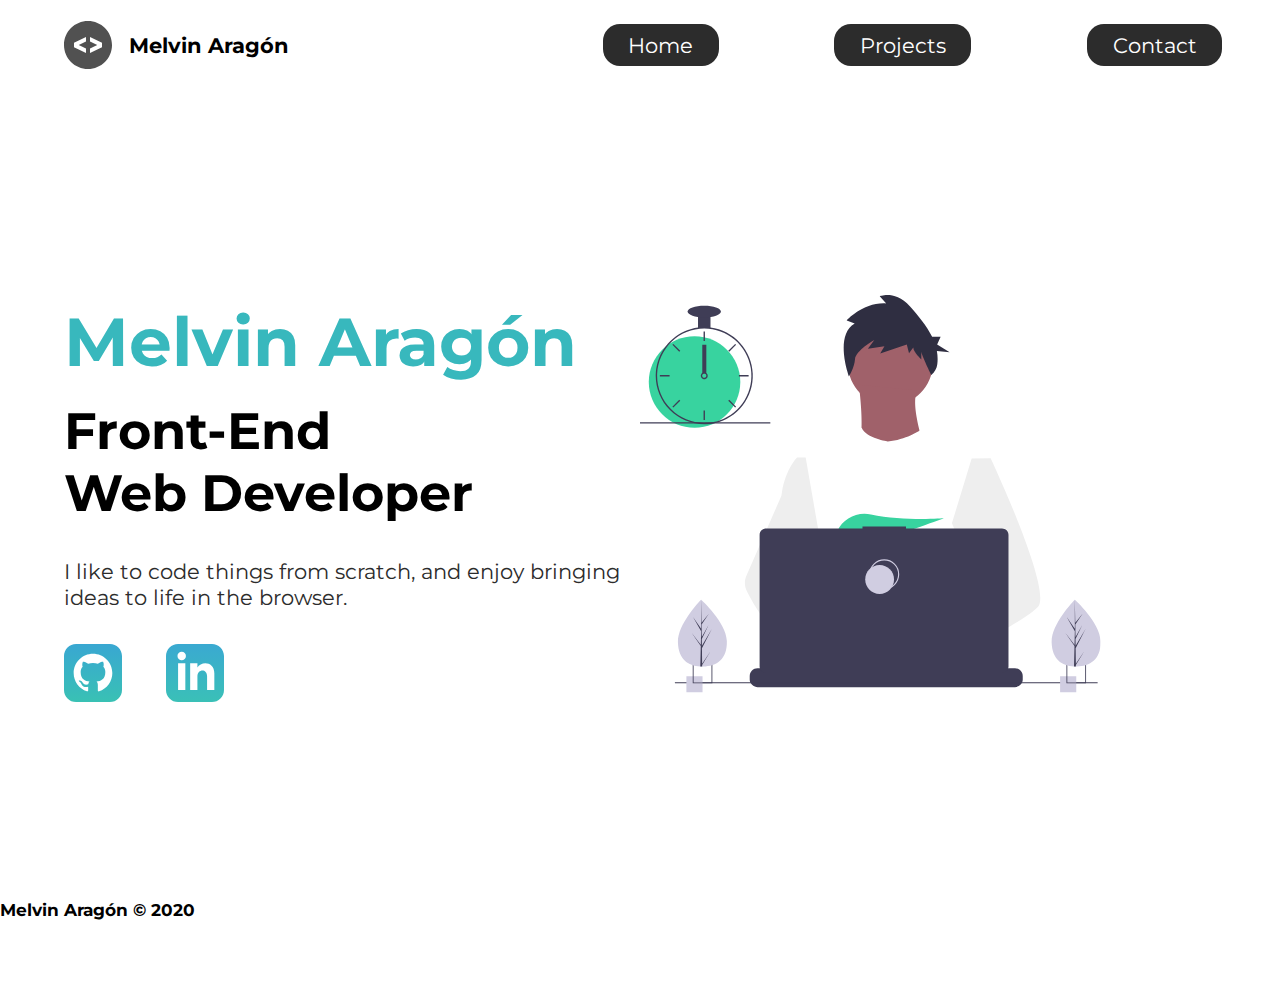
<file: index.html>
<!DOCTYPE html>
<html lang="en">
<head>
  <title>Melvin Aragon | Developer</title>
  <meta charset="UTF-8">
  <meta name="viewport" content="width=device-width, initial-scale=1.0">
  <meta name="description" content="Melvin Aragon's portfolio.">
  <meta name="robots" content="index,follow">
  <link rel="preconnect" href="https://fonts.gstatic.com">
<link href="https://fonts.googleapis.com/css2?family=Montserrat:wght@100;400&display=swap" rel="stylesheet"> 
  <link rel="icon" href="icons/programming.svg">
  <link rel="stylesheet" href="styles/style.css">
</head>
<body>

  <!-- Header -->
    <header class="main-head">
      <nav>
        <div class="logo">
          <img src="icons/code.svg" alt="logo">
          <h1>Melvin Aragón</h1>
        </div>
        <ul>
          <li><a class="active" href="/">Home</a></li>
          <li><a class="active" href="/projects/">Projects</a></li>
          <li><a class="active" href="./contact/">Contact</a></li>
        </ul>
      </nav>
    </header>
  <!-- End Header -->

  <!-- Intro Section -->
  <section class="intro">
    <div class="intro-text">
      <h2>Melvin Aragón</h2>
      <h3>Front-End <br>Web Developer</h3>
      <p>I like to code things from scratch, and enjoy bringing ideas to life in the browser.</p>
      <div class="intro-social">
        <a href="#"><img src="icons/github.svg" alt="github-social-link"></a>
        <a href="#"><img src="icons/linked-in.svg" alt="linkedin-social-link"></a>
      </div>
    </div>
    <div class="intro-images">
      <svg
      width="599"
      height="490"
    
      viewBox="0 0 799 690"
      fill="none"
      xmlns="http://www.w3.org/2000/svg"
    >
      <g id="undraw_dev_productivity_umsq (1) 1" clip-path="url(#clip0)">
        <path
          id="Vector"
          d="M516.92 624.636C516.92 624.636 512.16 626.266 504.42 628.576C487.31 633.706 455.65 642.216 428.82 643.916C405.72 645.396 386.2 641.836 382.63 626.766C381.1 620.286 383.27 614.956 388 610.576C402.12 597.486 439 592.796 468.25 591.186C476.51 590.736 484.15 590.526 490.51 590.446C501.31 590.306 508.39 590.526 508.39 590.526L508.56 591.186L516.92 624.636Z"
          fill="#A0616A"
        />
        <path
          id="Vector_2"
          d="M436.99 672.586C418.61 695.346 342.73 647.666 316.19 629.886C310.41 626.016 306.97 623.566 306.97 623.566L331.25 591.186L338.94 580.936C338.94 580.936 345.82 584.586 355.99 590.526C356.36 590.746 356.73 590.966 357.11 591.186C365.88 596.336 376.89 603.066 388 610.576C403.33 620.946 418.83 632.776 428.82 643.916C438.59 654.806 443.08 665.036 436.99 672.586Z"
          fill="#A0616A"
        />
        <g id="me">
          <path
            id="Vector_3"
            d="M434.672 191.952C475.283 191.607 507.926 158.406 507.582 117.795C507.237 77.1832 474.036 44.5403 433.425 44.8847C392.813 45.2291 360.17 78.4303 360.515 119.042C360.859 159.653 394.06 192.296 434.672 191.952Z"
            fill="#A0616A"
          />
          <path
            id="Vector_4"
            d="M379.477 155.65C379.477 155.65 394.216 259.972 373.002 271.875C351.787 283.779 499.929 283.588 499.929 283.588C499.929 283.588 466.124 193.284 480.809 165.449L379.477 155.65Z"
            fill="#A0616A"
          />
          <path
            id="Vector_5"
            d="M608.101 283.199L596.257 339.402L571.214 458.308L570.49 464.815L562.138 540.138L556.582 590.177L552.857 623.79C528.584 636.526 510.988 645.326 510.988 645.326C510.988 645.326 509.404 637.719 506.871 627.99C489.805 633.265 458.218 642.043 431.404 643.97C441.266 654.777 445.842 664.969 439.817 672.57C421.63 695.485 345.349 648.45 318.659 630.896C318.077 635.158 317.879 639.464 318.068 643.762L297.626 628.314L299.331 592.359L302.206 531.522L305.819 455.229C304.448 451.975 303.294 448.634 302.364 445.228C295.956 423.161 288.032 379.057 281.928 342.067C277.016 312.298 273.302 287.138 272.517 281.785C272.411 281.086 272.358 280.726 272.358 280.726L384.363 230.094C392.509 248.556 429.865 253.809 429.865 253.809C460.756 251.417 484.847 234.913 484.847 234.913L608.101 283.199Z"
            fill="white"
          />
          <path
            id="Vector_6"
            d="M372.285 49.3811L358.49 43.9934C358.49 43.9934 386.969 12.1 426.99 14.513L415.635 2.22366C415.635 2.22366 443.04 -9.01799 468.283 19.6674C481.553 34.7467 496.908 52.4737 506.557 72.5077L521.281 72.3829L515.251 85.9663L536.874 99.3152L514.777 97.0719C516.155 104.471 516.421 112.034 515.566 119.511C514.683 126.991 510.928 133.835 505.094 138.598V138.598C505.094 138.598 487.743 103.449 487.696 97.9443L487.813 111.705C487.813 111.705 473.959 99.4371 473.889 91.1807L466.471 100.877L462.593 85.7717L416.475 101.301L423.87 88.8526L395.157 93.2246L406.278 77.9923C406.278 77.9923 373.932 96.1568 372.811 111.304C371.689 126.452 362.299 140.875 362.299 140.875C362.299 140.875 336.213 70.3294 372.285 49.3811Z"
            fill="#2F2E41"
          />
          <path
            id="Vector_7"
            d="M690.215 540.422C682.794 548.605 664.338 560.992 641.951 574.422C633.623 579.413 624.757 584.559 615.71 589.676C594.122 601.889 571.514 614.001 552.857 623.79C528.584 636.526 510.988 645.326 510.988 645.326C510.988 645.326 509.403 637.719 506.871 627.99C503.48 614.968 498.397 598.141 493.184 590.715C493.002 590.456 492.82 590.218 492.638 589.979C491.121 588.022 489.601 586.885 488.112 586.897L562.138 540.138L594.127 519.926L570.489 464.814L540.842 395.683L557.908 339.727L575.062 283.479L608.101 283.199C608.101 283.199 619.243 306.985 633.514 340.166C635.647 345.128 637.851 350.299 640.096 355.64C669.469 425.394 706.176 522.836 690.215 540.422Z"
            fill="#EEEEEE"
          />
          <path
            id="Vector_8"
            d="M358.123 591.2C355.41 591.212 352.702 591.456 350.029 591.928C327.074 596.073 320.47 616.94 318.659 630.896C318.077 635.158 317.879 639.464 318.068 643.761L297.626 628.314L290.178 622.687C272.316 616.628 256.353 605.733 242.483 592.84C230.449 581.456 219.634 568.849 210.213 555.223C200.831 541.793 192.448 527.692 185.134 513.034C183.094 508.943 181.977 504.454 181.864 499.884C181.751 495.314 182.644 490.775 184.48 486.588L209.154 430.327L245.218 348.098C245.471 346.146 245.752 344.237 246.059 342.371C252.995 300.511 272.367 281.786 272.367 281.786L287.286 281.659L297.778 341.932L310.813 416.815L302.364 445.227L282.839 510.845L302.205 531.522L358.123 591.2Z"
            fill="#EEEEEE"
          />
        </g>
        <path
          id="Vector_9"
          d="M372.877 415.806L385.631 430.686C390.37 429.783 395.319 428.721 400.416 427.529L396.752 415.806L405.71 426.256C459.707 412.975 526.637 387.155 526.637 387.155C526.637 387.155 454.379 392.453 400.428 380.666C376.558 375.451 351.998 387.284 342.202 409.668C336.508 422.679 337.403 433.951 357.596 433.951C364.419 433.835 371.223 433.195 377.949 432.037L372.877 415.806Z"
          fill="#38D39F"
        />
        <path
          id="Vector_10"
          d="M663.65 660.386V666.456C663.654 668.122 663.345 669.774 662.74 671.326C662.472 672.018 662.147 672.687 661.77 673.326C660.578 675.326 658.887 676.983 656.862 678.133C654.838 679.283 652.549 679.887 650.22 679.886H203.67C201.342 679.887 199.053 679.283 197.028 678.133C195.003 676.983 193.312 675.326 192.12 673.326C191.743 672.687 191.419 672.018 191.15 671.326C190.546 669.774 190.237 668.122 190.24 666.456V660.386C190.24 658.622 190.587 656.876 191.262 655.246C191.936 653.616 192.926 652.136 194.173 650.888C195.42 649.641 196.901 648.652 198.53 647.977C200.16 647.302 201.906 646.955 203.67 646.956H229.41V644.126C229.41 644.052 229.425 643.979 229.453 643.911C229.481 643.843 229.522 643.782 229.574 643.73C229.626 643.678 229.688 643.636 229.756 643.608C229.824 643.58 229.897 643.566 229.97 643.566H243.4C243.474 643.566 243.547 643.58 243.615 643.608C243.683 643.636 243.745 643.678 243.797 643.73C243.849 643.782 243.89 643.843 243.918 643.911C243.946 643.979 243.96 644.052 243.96 644.126V646.956H252.35V644.126C252.35 644.052 252.365 643.979 252.393 643.911C252.421 643.843 252.462 643.782 252.514 643.73C252.566 643.678 252.628 643.636 252.696 643.608C252.764 643.58 252.837 643.566 252.91 643.566H266.34C266.414 643.566 266.487 643.58 266.555 643.608C266.623 643.636 266.684 643.678 266.736 643.73C266.789 643.782 266.83 643.843 266.858 643.911C266.886 643.979 266.9 644.052 266.9 644.126V646.956H275.3V644.126C275.3 644.052 275.315 643.979 275.343 643.911C275.371 643.843 275.412 643.782 275.464 643.73C275.516 643.678 275.578 643.636 275.646 643.608C275.714 643.58 275.787 643.566 275.86 643.566H289.29C289.364 643.566 289.437 643.58 289.505 643.608C289.573 643.636 289.634 643.678 289.686 643.73C289.739 643.782 289.78 643.843 289.808 643.911C289.836 643.979 289.85 644.052 289.85 644.126V646.956H298.24V644.126C298.24 644.052 298.255 643.979 298.283 643.911C298.311 643.843 298.352 643.782 298.404 643.73C298.456 643.678 298.518 643.636 298.586 643.608C298.654 643.58 298.727 643.566 298.8 643.566H312.23C312.304 643.566 312.377 643.58 312.445 643.608C312.513 643.636 312.574 643.678 312.626 643.73C312.678 643.782 312.72 643.843 312.748 643.911C312.776 643.979 312.79 644.052 312.79 644.126V646.956H321.18V644.126C321.18 644.052 321.194 643.979 321.223 643.911C321.251 643.843 321.292 643.782 321.344 643.73C321.396 643.678 321.458 643.636 321.526 643.608C321.594 643.58 321.667 643.566 321.74 643.566H335.17C335.244 643.566 335.317 643.58 335.385 643.608C335.453 643.636 335.514 643.678 335.566 643.73C335.618 643.782 335.66 643.843 335.688 643.911C335.716 643.979 335.73 644.052 335.73 644.126V646.956H344.13V644.126C344.13 644.052 344.145 643.979 344.173 643.911C344.201 643.843 344.242 643.782 344.294 643.73C344.346 643.678 344.408 643.636 344.476 643.608C344.544 643.58 344.617 643.566 344.69 643.566H358.12C358.194 643.566 358.267 643.58 358.335 643.608C358.403 643.636 358.464 643.678 358.516 643.73C358.569 643.782 358.61 643.843 358.638 643.911C358.666 643.979 358.68 644.052 358.68 644.126V646.956H367.07V644.126C367.07 644.052 367.085 643.979 367.113 643.911C367.141 643.843 367.182 643.782 367.234 643.73C367.286 643.678 367.348 643.636 367.416 643.608C367.484 643.58 367.557 643.566 367.63 643.566H472.83C472.904 643.566 472.977 643.58 473.045 643.608C473.113 643.636 473.174 643.678 473.227 643.73C473.279 643.782 473.32 643.843 473.348 643.911C473.376 643.979 473.39 644.052 473.39 644.126V646.956H481.79V644.126C481.79 644.052 481.804 643.979 481.833 643.911C481.861 643.843 481.902 643.782 481.954 643.73C482.006 643.678 482.068 643.636 482.136 643.608C482.204 643.58 482.277 643.566 482.35 643.566H495.78C495.928 643.567 496.07 643.627 496.175 643.732C496.279 643.836 496.339 643.978 496.34 644.126V646.956H504.73V644.126C504.73 644.052 504.745 643.979 504.773 643.911C504.801 643.843 504.842 643.782 504.894 643.73C504.946 643.678 505.008 643.636 505.076 643.608C505.144 643.58 505.217 643.566 505.29 643.566H518.72C518.794 643.566 518.867 643.58 518.935 643.608C519.003 643.636 519.065 643.678 519.117 643.73C519.169 643.782 519.21 643.843 519.238 643.911C519.266 643.979 519.28 644.052 519.28 644.126V646.956H527.67V644.126C527.67 644.052 527.685 643.979 527.713 643.911C527.741 643.843 527.782 643.782 527.834 643.73C527.886 643.678 527.948 643.636 528.016 643.608C528.084 643.58 528.157 643.566 528.23 643.566H541.66C541.734 643.566 541.807 643.58 541.875 643.608C541.943 643.636 542.005 643.678 542.057 643.73C542.109 643.782 542.15 643.843 542.178 643.911C542.206 643.979 542.22 644.052 542.22 644.126V646.956H550.62V644.126C550.62 644.052 550.635 643.979 550.663 643.911C550.691 643.843 550.732 643.782 550.784 643.73C550.836 643.678 550.898 643.636 550.966 643.608C551.034 643.58 551.107 643.566 551.18 643.566H564.61C564.757 643.568 564.898 643.628 565.001 643.733C565.104 643.837 565.161 643.979 565.16 644.126V646.956H573.56V644.126C573.56 644.052 573.575 643.979 573.603 643.911C573.631 643.843 573.672 643.782 573.724 643.73C573.776 643.678 573.838 643.636 573.906 643.608C573.974 643.58 574.047 643.566 574.12 643.566H587.55C587.624 643.566 587.697 643.58 587.765 643.608C587.833 643.636 587.895 643.678 587.947 643.73C587.999 643.782 588.04 643.843 588.068 643.911C588.096 643.979 588.11 644.052 588.11 644.126V646.956H596.5V644.126C596.5 644.052 596.515 643.979 596.543 643.911C596.571 643.843 596.612 643.782 596.664 643.73C596.716 643.678 596.778 643.636 596.846 643.608C596.914 643.58 596.987 643.566 597.06 643.566H610.49C610.564 643.566 610.637 643.58 610.705 643.608C610.773 643.636 610.835 643.678 610.887 643.73C610.939 643.782 610.98 643.843 611.008 643.911C611.036 643.979 611.05 644.052 611.05 644.126V646.956H650.22C651.984 646.955 653.731 647.302 655.36 647.977C656.99 648.652 658.471 649.641 659.718 650.888C660.965 652.136 661.954 653.616 662.629 655.246C663.304 656.876 663.651 658.622 663.65 660.386Z"
          fill="#3F3D56"
        />
        <path
          id="Vector_11"
          d="M793.5 671.326H60.5V673.326H793.5V671.326Z"
          fill="#3F3D56"
        />
        <path
          id="Vector_12"
          d="M627.694 404.757H461.251V401.326H385.78V404.757H218.651C215.665 404.757 212.801 405.943 210.69 408.054C208.578 410.166 207.392 413.029 207.392 416.015V643.927C207.392 646.913 208.578 649.776 210.69 651.888C212.801 653.999 215.665 655.185 218.651 655.185H627.694C630.68 655.185 633.544 653.999 635.655 651.888C637.767 649.776 638.953 646.913 638.953 643.927V416.015C638.953 414.537 638.662 413.073 638.096 411.707C637.53 410.341 636.701 409.1 635.655 408.054C634.61 407.009 633.369 406.18 632.003 405.614C630.637 405.048 629.173 404.757 627.694 404.757Z"
          fill="#3F3D56"
        />
        <path
          id="Vector_13"
          d="M423.5 509.326C437.307 509.326 448.5 498.133 448.5 484.326C448.5 470.519 437.307 459.326 423.5 459.326C409.693 459.326 398.5 470.519 398.5 484.326C398.5 498.133 409.693 509.326 423.5 509.326Z"
          stroke="#D0CDE1"
          stroke-width="2"
          stroke-miterlimit="10"
        />
        <path
          id="Vector_14"
          d="M415.5 518.326C429.307 518.326 440.5 507.133 440.5 493.326C440.5 479.519 429.307 468.326 415.5 468.326C401.693 468.326 390.5 479.519 390.5 493.326C390.5 507.133 401.693 518.326 415.5 518.326Z"
          fill="#D0CDE1"
        />
        <path
          id="Vector_15"
          d="M108.446 661.223H80.4463V689.223H108.446V661.223Z"
          fill="#D0CDE1"
        />
        <path
          id="Vector_16"
          d="M91.4502 639.223V673.223H125.45V639.223H91.4502ZM123.97 671.743H92.9202V640.703H123.97V671.743Z"
          fill="#3F3D56"
        />
        <path
          id="Vector_17"
          d="M756.446 661.223H728.446V689.223H756.446V661.223Z"
          fill="#D0CDE1"
        />
        <path
          id="Vector_18"
          d="M739.45 639.223V673.223H773.45V639.223H739.45ZM771.97 671.743H740.92V640.703H771.97V671.743Z"
          fill="#3F3D56"
        />
        <path
          id="Vector_19"
          d="M94.5802 230.113C138.399 230.113 173.921 194.592 173.921 150.773C173.921 106.955 138.399 71.4326 94.5802 71.4326C50.7617 71.4326 15.2397 106.955 15.2397 150.773C15.2397 194.592 50.7617 230.113 94.5802 230.113Z"
          fill="#38D39F"
        />
        <path
          id="Vector_20"
          d="M122.229 56.4899C115.045 55.5763 107.774 55.5763 100.59 56.4899C84.586 58.5913 69.5203 65.2398 57.181 75.6465C44.8417 86.0532 35.7467 99.7813 30.9754 115.202C28.8053 122.229 27.5764 129.514 27.3208 136.864C27.2848 137.886 27.2607 138.92 27.2607 139.954C27.283 162.264 36.1559 183.655 51.932 199.431C67.7082 215.207 89.0989 224.08 111.41 224.103C113.201 224.103 114.992 224.042 116.759 223.934C120.907 223.674 125.03 223.103 129.093 222.227C148.495 218.055 165.798 207.161 177.947 191.468C190.095 175.776 196.308 156.295 195.487 136.467C194.665 116.638 186.863 97.738 173.459 83.1039C160.054 68.4698 141.909 59.0435 122.229 56.4899H122.229ZM137.748 217.347H137.736C130.959 219.659 123.905 221.062 116.759 221.518C114.992 221.638 113.201 221.698 111.41 221.698C89.7377 221.672 68.961 213.051 53.6367 197.727C38.3123 182.402 29.6914 161.626 29.6649 139.954C29.6649 138.92 29.689 137.886 29.725 136.864C30.5514 115.744 39.5156 95.7617 54.7411 81.1008C69.9666 66.44 90.273 58.237 111.41 58.2089C130.776 58.21 149.513 65.0865 164.283 77.6131C179.052 90.1398 188.895 107.503 192.057 126.61C195.219 145.716 191.496 165.325 181.55 181.942C171.604 198.559 156.081 211.106 137.748 217.347H137.748Z"
          fill="#3F3D56"
        />
        <path
          id="Vector_21"
          d="M112.612 63.0176H110.208V79.8474H112.612V63.0176Z"
          fill="#3F3D56"
        />
        <path
          id="Vector_22"
          d="M57.8578 84.7018L56.1577 86.4019L68.0582 98.3023L69.7582 96.6022L57.8578 84.7018Z"
          fill="#3F3D56"
        />
        <path
          id="Vector_23"
          d="M34.4736 138.751V141.156H51.3034V138.751H34.4736Z"
          fill="#3F3D56"
        />
        <path
          id="Vector_24"
          d="M56.1578 193.506L57.8579 195.206L69.7584 183.306L68.0583 181.606L56.1578 193.506Z"
          fill="#3F3D56"
        />
        <path
          id="Vector_25"
          d="M153.062 96.6022L154.762 98.3022L166.662 86.4018L164.962 84.7017L153.062 96.6022Z"
          fill="#3F3D56"
        />
        <path
          id="Vector_26"
          d="M171.516 138.751V141.156H188.346V138.751H171.516Z"
          fill="#3F3D56"
        />
        <path
          id="Vector_27"
          d="M154.762 181.605L153.062 183.305L164.962 195.206L166.662 193.506L154.762 181.605Z"
          fill="#3F3D56"
        />
        <path
          id="Vector_28"
          d="M112.612 200.06H110.208V216.89H112.612V200.06Z"
          fill="#3F3D56"
        />
        <path
          id="Vector_29"
          d="M115.016 135.145C113.976 134.365 112.711 133.943 111.41 133.943C110.11 133.943 108.844 134.365 107.804 135.145C107.091 135.686 106.505 136.375 106.085 137.165C105.552 138.181 105.322 139.329 105.421 140.473C105.52 141.616 105.944 142.707 106.644 143.617C107.343 144.527 108.288 145.218 109.368 145.608C110.447 145.997 111.616 146.07 112.735 145.817C113.855 145.564 114.878 144.996 115.685 144.179C116.492 143.363 117.048 142.333 117.288 141.21C117.528 140.088 117.441 138.92 117.039 137.846C116.636 136.771 115.935 135.834 115.017 135.145H115.016ZM111.41 143.56C110.454 143.557 109.539 143.176 108.863 142.501C108.187 141.825 107.807 140.909 107.804 139.954C107.808 139.224 108.03 138.513 108.441 137.91C108.793 137.4 109.271 136.989 109.828 136.718C110.386 136.446 111.004 136.323 111.623 136.361C112.241 136.398 112.84 136.594 113.361 136.931C113.881 137.267 114.307 137.732 114.595 138.281C114.883 138.83 115.025 139.444 115.007 140.063C114.989 140.683 114.811 141.287 114.491 141.818C114.17 142.349 113.719 142.788 113.179 143.093C112.639 143.398 112.03 143.559 111.41 143.56V143.56Z"
          fill="#3F3D56"
        />
        <path
          id="Vector_30"
          d="M122.229 35.3687H100.591V57.007H122.229V35.3687Z"
          fill="#3F3D56"
        />
        <path
          id="Vector_31"
          d="M111.41 38.9748C127.344 38.9748 140.261 34.4 140.261 28.7567C140.261 23.1134 127.344 18.5386 111.41 18.5386C95.4757 18.5386 82.5586 23.1134 82.5586 28.7567C82.5586 34.4 95.4757 38.9748 111.41 38.9748Z"
          fill="#3F3D56"
        />
        <path id="clock-arrow" d="M115 86H108V135H115V86Z" fill="#3F3D56" />
        <path
          id="Vector_32"
          d="M226 220.44H0V222.844H226V220.44Z"
          fill="#3F3D56"
        />
        <g id="plant-left">
          <path
            id="Vector_33"
            d="M150.594 599.754C151.527 631.704 132.858 643.413 109.43 644.097C108.886 644.113 108.344 644.123 107.805 644.126C106.719 644.135 105.643 644.117 104.577 644.072C83.3891 643.193 66.6172 631.945 65.7495 602.232C64.8515 571.482 103.018 531.529 105.882 528.574L105.887 528.571C105.996 528.458 106.052 528.402 106.052 528.402C106.052 528.402 149.661 567.807 150.594 599.754Z"
            fill="#D0CDE1"
          />
          <path
            id="Vector_34"
            d="M107.744 639.255L122.626 617.124L107.774 641.636L107.805 644.126C106.719 644.135 105.643 644.117 104.577 644.072L105.315 612.06L105.295 611.813L105.322 611.766L105.393 608.741L89.0952 585.078L105.374 606.477L105.432 607.116L105.989 582.93L91.9122 558.397L106.029 578.681L105.882 528.574L105.882 528.407L105.887 528.571L106.821 568.062L119.651 552.021L106.863 571.464L107.143 593.098L118.949 571.984L107.187 596.279L107.343 608.308L124.512 578.897L107.395 612.505L107.744 639.255Z"
            fill="#3F3D56"
          />
        </g>
        <g id="plant-right">
          <path
            id="Vector_35"
            d="M798.594 599.754C799.527 631.704 780.858 643.413 757.43 644.097C756.886 644.113 756.344 644.123 755.805 644.126C754.719 644.135 753.643 644.117 752.577 644.072C731.389 643.193 714.617 631.945 713.749 602.232C712.851 571.482 751.018 531.529 753.882 528.574L753.887 528.571C753.996 528.458 754.052 528.402 754.052 528.402C754.052 528.402 797.661 567.807 798.594 599.754Z"
            fill="#D0CDE1"
          />
          <path
            id="Vector_36"
            d="M755.744 639.255L770.626 617.124L755.774 641.636L755.805 644.126C754.719 644.135 753.643 644.117 752.577 644.072L753.315 612.06L753.295 611.813L753.323 611.766L753.393 608.741L737.095 585.078L753.374 606.477L753.432 607.116L753.989 582.93L739.912 558.397L754.029 578.681L753.882 528.574L753.882 528.407L753.887 528.571L754.821 568.062L767.651 552.021L754.864 571.464L755.143 593.098L766.949 571.984L755.187 596.279L755.343 608.308L772.512 578.897L755.395 612.505L755.744 639.255Z"
            fill="#3F3D56"
          />
        </g>
      </g>
      <defs>
        <clipPath id="clip0">
          <rect width="798.627" height="689.223" fill="white" />
        </clipPath>
      </defs>
    </svg>
    <img class="splash" src="img/splash.svg" alt="">
    </div>
  </section>

  <footer>
    <h4>Melvin Aragón &copy; 2020</h4>
    <ul>
      <li><a href=""><img src="icons/twitter1.svg" alt="twitter-social"></a></li>
      <li><a href=""><img src="icons/instagram 1.svg" alt="instagram-social"></a></li>
      <li><a href=""><img src="icons/youtube-symbol 1.svg" alt="youtube-social"></a></li>
    </ul>
  </footer>


</body>
</html>
</file>
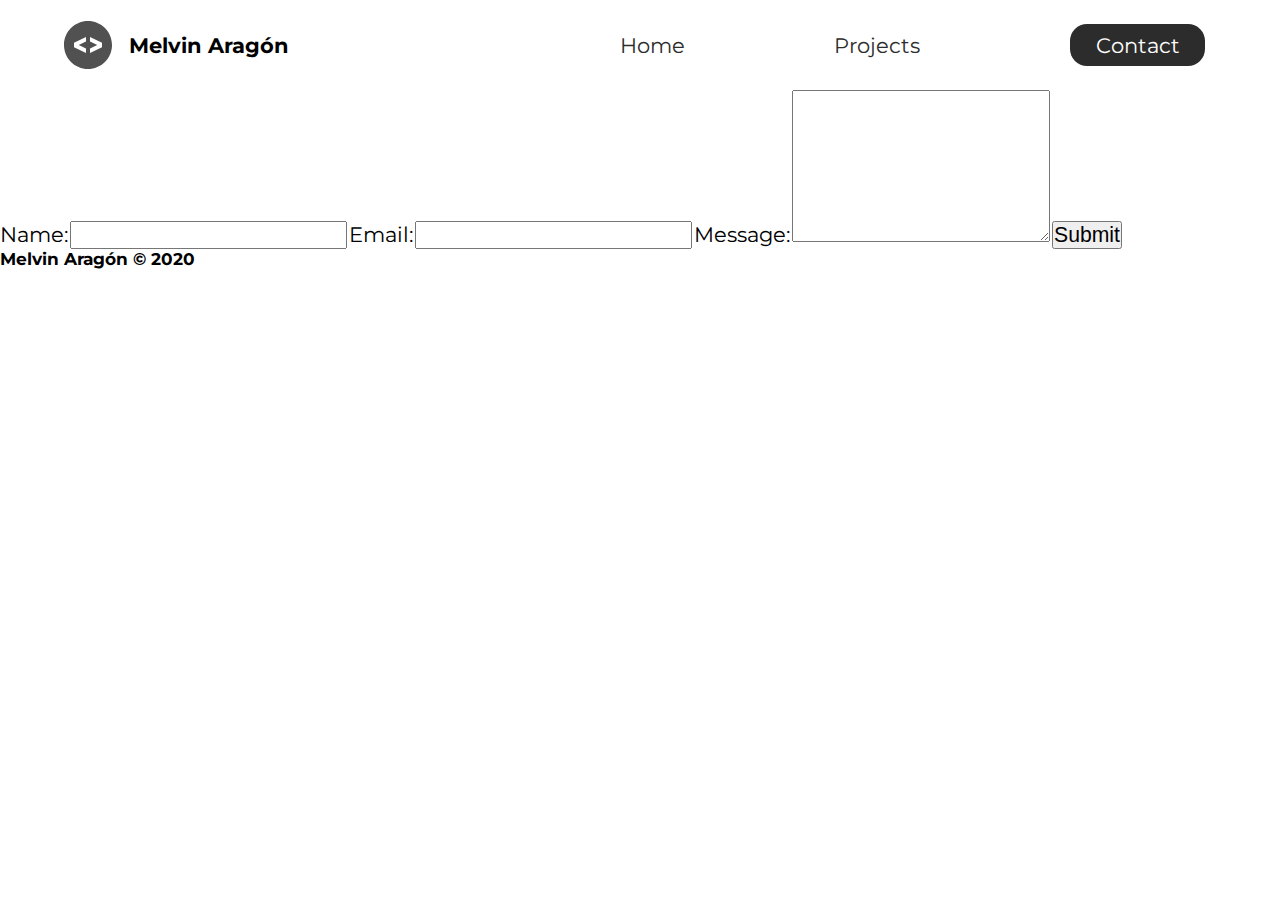
<file: contact/index.html>
<!DOCTYPE html>
<html lang="en">
<head>
  <title>Melvin Aragon | Developer</title>
  <meta charset="UTF-8">
  <meta name="viewport" content="width=device-width, initial-scale=1.0">
  <meta name="description" content="Melvin Aragon's portfolio.">
  <meta name="robots" content="index,follow">
  <link rel="preconnect" href="https://fonts.gstatic.com">
<link href="https://fonts.googleapis.com/css2?family=Montserrat:wght@100;400&display=swap" rel="stylesheet"> 
  <link rel="icon" href="icons/programming.svg">
  <link rel="stylesheet" href="../styles/style.css">
</head>
<body>

  <!-- Header -->
    <header class="main-head">
      <nav>
        <div class="logo">
          <img src="../icons/code.svg" alt="logo">
          <h1>Melvin Aragón</h1>
        </div>
        <ul>
          <li><a href="../index.html">Home</a></li>
          <li><a href="../projects/">Projects</a></li>
          <li><a class="active" href="index.html">Contact</a></li>
        </ul>
      </nav>
    </header>
  <!-- End Header -->

  <section class="form-section">
    <form action="https://formspree.io/f/mpzojvpq" method="POST">
      <label for="name">Name:</label>
      <input type="text" name="name" id="name" required>
      <label for="email">Email:</label>
      <input type="email" name="email" id="email" required>
      <label for="message">Message:</label>
      <textarea name="message" id="message" cols="30" rows="10"></textarea>
      <button type="submit">Submit</button>
    </form>
  </section>

  <footer>
    <h4>Melvin Aragón &copy; 2020</h4>
    <ul>
      <li><a href=""><img src="/icons/twitter1.svg" alt="twitter-social"></a></li>
      <li><a href=""><img src="/icons/instagram 1.svg" alt="instagram-social"></a></li>
      <li><a href=""><img src="/icons/youtube-symbol 1.svg" alt="youtube-social"></a></li>
    </ul>
  </footer>

</body>
</html>
</file>
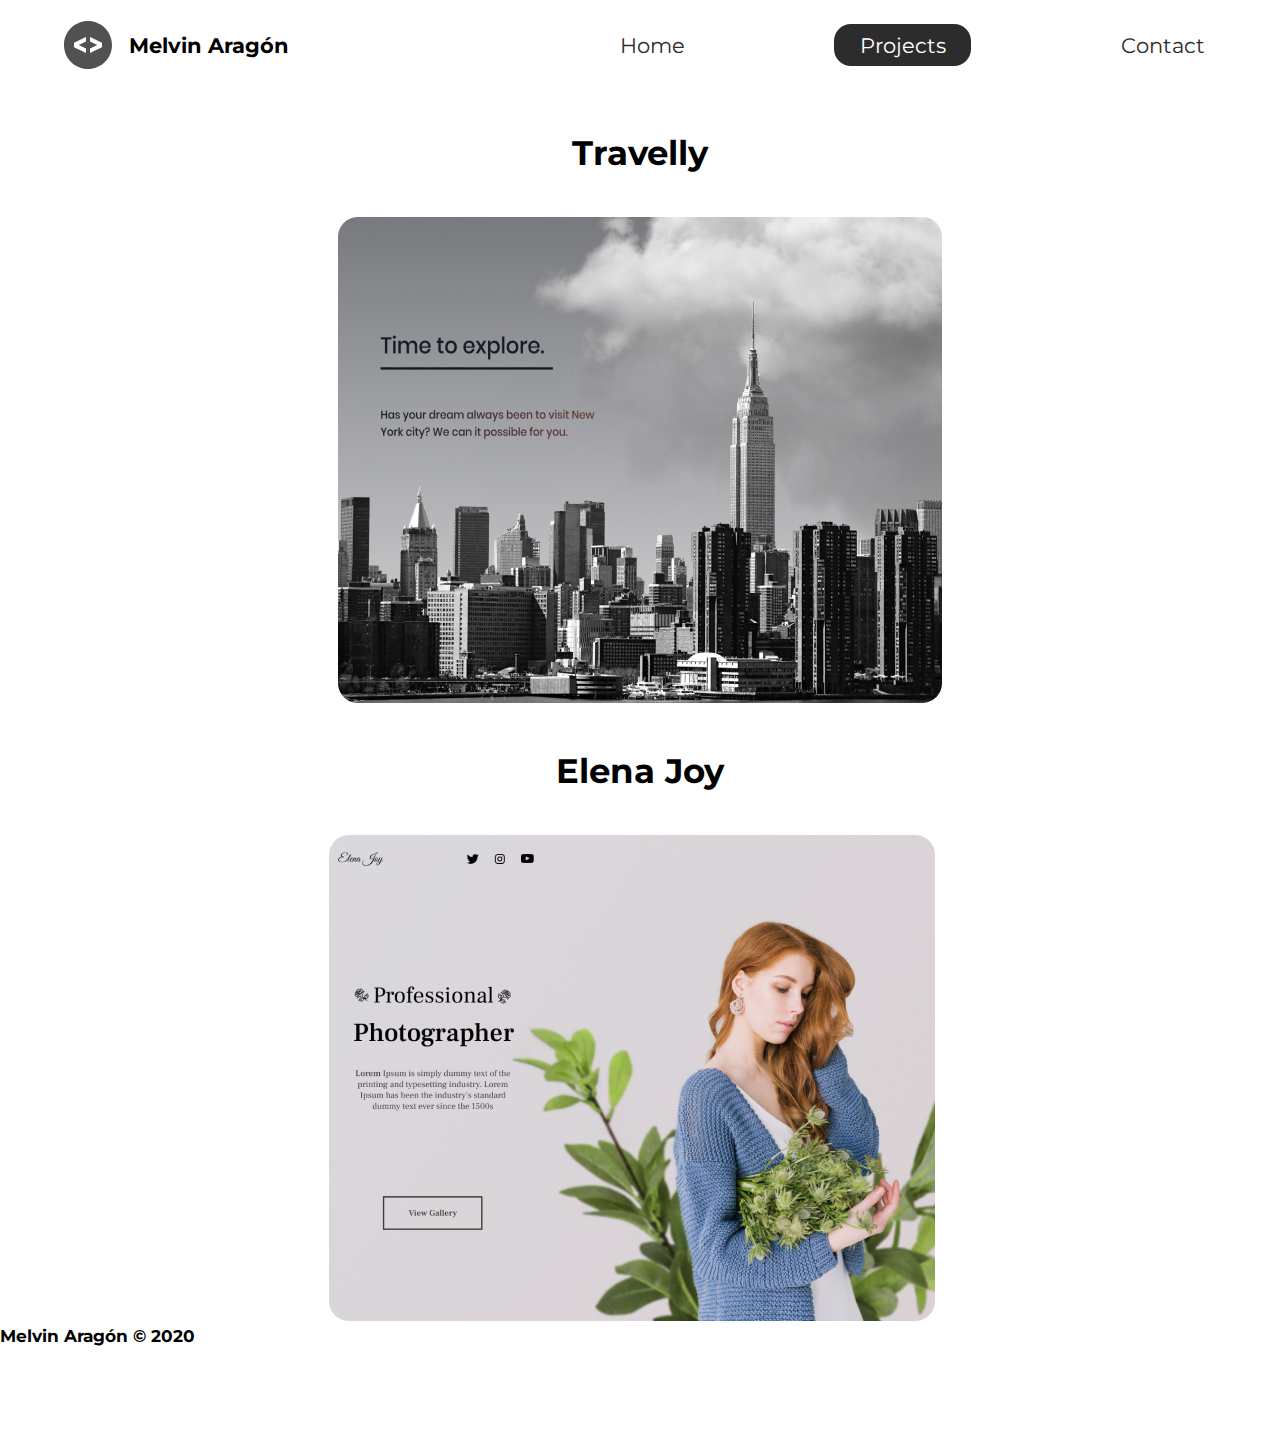
<file: projects/index.html>
<!DOCTYPE html>
<html lang="en">
<head>
  <title>Melvin Aragon | Developer</title>
  <meta charset="UTF-8">
  <meta name="viewport" content="width=device-width, initial-scale=1.0">
  <meta name="description" content="Melvin Aragon's portfolio.">
  <meta name="robots" content="index,follow">
  <link rel="preconnect" href="https://fonts.gstatic.com">
<link href="https://fonts.googleapis.com/css2?family=Montserrat:wght@100;400&display=swap" rel="stylesheet"> 
  <link rel="icon" href="icons/programming.svg">
  <link rel="stylesheet" href="../styles/style.css">
</head>
<body>

  <!-- Header -->
    <header class="main-head">
      <nav>
        <div class="logo">
          <img src="../icons/code.svg" alt="logo">
          <h1>Melvin Aragón</h1>
        </div>
        <ul>
          <li><a href="../index.html">Home</a></li>
          <li><a class="active" href="./index.html">Projects</a></li>
          <li><a href="../contact/">Contact</a></li>
        </ul>
      </nav>
    </header>
  <!-- End Header -->

  <section class="projects">
    <div class="travelly">
      <h2>Travelly</h2>
      <a href=" https://melargn.github.io/travelly/">
      <img src="../img/travelly.jpg" alt="travelly-project">
    </a>
    </div>
    <div class="elena">
      <h2>Elena Joy</h2>
      <a href="https://melargn.github.io/Agency/">
      <img src="../img/elena-joy.jpg" alt="photography-project">
    </a>
    </div>
  </section>

  <footer>
    <h4>Melvin Aragón &copy; 2020</h4>
    <ul>
      <li><a href=""><img src="/icons/twitter1.svg" alt="twitter-social"></a></li>
      <li><a href=""><img src="/icons/instagram 1.svg" alt="instagram-social"></a></li>
      <li><a href=""><img src="/icons/youtube-symbol 1.svg" alt="youtube-social"></a></li>
    </ul>
  </footer>

</body>
</html>
</file>
<file: styles/style.css>
/* Global Styles */
* {
  margin: 0;
  padding: 0;
  -webkit-box-sizing: border-box;
          box-sizing: border-box;
}

html {
  font-size: 62.5%;
}

body {
  font-family: "Montserrat", sans-serif;
}

h1 {
  font-size: 2.5rem;
}

li,
button,
label,
input,
a,
p {
  font-size: 2.5rem;
}

h2 {
  font-size: 4rem;
}

h3 {
  font-size: 2.5rem;
}

h4,
h5 {
  font-size: 2rem;
}

ul {
  list-style: none;
}

a {
  text-decoration: none;
  color: #2c2c2c;
}

.main-head {
  width: 95%;
  margin: 0 0 0 auto;
}

nav {
  display: -webkit-box;
  display: -ms-flexbox;
  display: flex;
  -webkit-box-pack: justify;
      -ms-flex-pack: justify;
          justify-content: space-between;
  -webkit-box-align: center;
      -ms-flex-align: center;
          align-items: center;
  -webkit-box-orient: horizontal;
  -webkit-box-direction: normal;
      -ms-flex-direction: row;
          flex-direction: row;
  min-height: 10vh;
  width: 60%;
  -ms-flex-wrap: wrap;
      flex-wrap: wrap;
}

nav .logo {
  display: -webkit-box;
  display: -ms-flexbox;
  display: flex;
  -webkit-box-pack: start;
      -ms-flex-pack: start;
          justify-content: flex-start;
  -webkit-box-align: center;
      -ms-flex-align: center;
          align-items: center;
  -webkit-box-orient: horizontal;
  -webkit-box-direction: normal;
      -ms-flex-direction: row;
          flex-direction: row;
  -webkit-box-flex: 1;
      -ms-flex: 1 1 10rem;
          flex: 1 1 10rem;
}

nav .logo h1 {
  margin: 2rem;
}

nav ul {
  display: -webkit-box;
  display: -ms-flexbox;
  display: flex;
  -ms-flex-pack: distribute;
      justify-content: space-around;
  -webkit-box-align: center;
      -ms-flex-align: center;
          align-items: center;
  -webkit-box-orient: horizontal;
  -webkit-box-direction: normal;
      -ms-flex-direction: row;
          flex-direction: row;
  -webkit-box-flex: 1;
      -ms-flex: 1 1 40rem;
          flex: 1 1 40rem;
}

.intro {
  min-height: 90vh;
  width: 90%;
  margin: auto;
  -ms-flex-wrap: wrap;
      flex-wrap: wrap;
  display: -webkit-box;
  display: -ms-flexbox;
  display: flex;
  -webkit-box-pack: justify;
      -ms-flex-pack: justify;
          justify-content: space-between;
  -webkit-box-align: center;
      -ms-flex-align: center;
          align-items: center;
  -webkit-box-orient: horizontal;
  -webkit-box-direction: normal;
      -ms-flex-direction: row;
          flex-direction: row;
}

.intro h2 {
  font-size: 8rem;
  padding-top: 2rem;
  color: #38b8bd;
  display: inline-block;
}

.intro h3 {
  font-size: 6rem;
  padding: 2rem 0rem;
}

.intro p {
  padding-top: 2rem;
  color: #2c2c2c;
}

.splash {
  position: absolute;
  top: 0%;
  right: 0%;
  height: 100%;
  z-index: -1;
}

.intro-social {
  margin-top: 4rem;
}

.intro-social a {
  margin-right: 5rem;
}

.active {
  background: #2c2c2c;
  color: white;
  padding: 1rem 3rem;
  border-radius: 2rem;
}

.intro-text,
.intro-images {
  -webkit-box-flex: 1;
      -ms-flex: 1 1 40rem;
          flex: 1 1 40rem;
}

#plant-left {
  -webkit-animation: plant 1.5s ease infinite alternate;
          animation: plant 1.5s ease infinite alternate;
}

#plant-right {
  -webkit-animation: plant 1.5s ease infinite alternate 0.5s;
          animation: plant 1.5s ease infinite alternate 0.5s;
}

#me {
  -webkit-animation: me 1s ease infinite alternate;
          animation: me 1s ease infinite alternate;
  -webkit-transform-origin: bottom;
          transform-origin: bottom;
}

#clock-arrow {
  -webkit-animation: clock 1.5s linear infinite;
          animation: clock 1.5s linear infinite;
  transform-box: fill-box;
  -webkit-transform-origin: bottom;
          transform-origin: bottom;
}

@-webkit-keyframes me {
  from {
    -webkit-transform: rotateZ(-6deg);
            transform: rotateZ(-6deg);
  }
  to {
    -webkit-transform: rotateZ(6deg);
            transform: rotateZ(6deg);
  }
}

@keyframes me {
  from {
    -webkit-transform: rotateZ(-6deg);
            transform: rotateZ(-6deg);
  }
  to {
    -webkit-transform: rotateZ(6deg);
            transform: rotateZ(6deg);
  }
}

@-webkit-keyframes plant {
  from {
    -webkit-transform: translateY(0%);
            transform: translateY(0%);
  }
  to {
    -webkit-transform: translateY(-40%);
            transform: translateY(-40%);
  }
}

@keyframes plant {
  from {
    -webkit-transform: translateY(0%);
            transform: translateY(0%);
  }
  to {
    -webkit-transform: translateY(-40%);
            transform: translateY(-40%);
  }
}

@-webkit-keyframes clock {
  from {
    -webkit-transform: rotateZ(0deg);
            transform: rotateZ(0deg);
  }
  to {
    -webkit-transform: rotateZ(360deg);
            transform: rotateZ(360deg);
  }
}

@keyframes clock {
  from {
    -webkit-transform: rotateZ(0deg);
            transform: rotateZ(0deg);
  }
  to {
    -webkit-transform: rotateZ(360deg);
            transform: rotateZ(360deg);
  }
}

.projects {
  min-height: 90vh;
  margin: auto;
  width: 90%;
  display: -webkit-box;
  display: -ms-flexbox;
  display: flex;
  -webkit-box-pack: justify;
      -ms-flex-pack: justify;
          justify-content: space-between;
  -webkit-box-align: center;
      -ms-flex-align: center;
          align-items: center;
  -webkit-box-orient: horizontal;
  -webkit-box-direction: normal;
      -ms-flex-direction: row;
          flex-direction: row;
  text-align: center;
  -ms-flex-wrap: wrap;
      flex-wrap: wrap;
}

.projects h2 {
  margin: 5rem;
}

.travelly,
.elena {
  -webkit-box-flex: 1;
      -ms-flex: 1 1 40rem;
          flex: 1 1 40rem;
}

@media screen and (max-width: 1332px) {
  html {
    font-size: 53%;
  }
  .splash {
    display: none;
  }
  svg {
    width: 80%;
  }
  nav {
    width: 100%;
  }
}

@media screen and (max-width: 768px) {
  html {
    font-size: 45%;
  }
  svg {
    height: 60%;
  }
  .main-head {
    width: 100%;
  }
  nav .logo {
    display: -webkit-box;
    display: -ms-flexbox;
    display: flex;
    -webkit-box-pack: center;
        -ms-flex-pack: center;
            justify-content: center;
    -webkit-box-align: center;
        -ms-flex-align: center;
            align-items: center;
    -webkit-box-orient: vertical;
    -webkit-box-direction: normal;
        -ms-flex-direction: column;
            flex-direction: column;
    -webkit-box-flex: 1;
        -ms-flex: 1 1 20rem;
            flex: 1 1 20rem;
    margin-top: 2rem;
  }
  nav ul {
    -webkit-box-flex: 1;
        -ms-flex: 1 1 60rem;
            flex: 1 1 60rem;
    margin: 2rem 0rem;
  }
  .intro-text {
    margin-top: 5rem;
    text-align: center;
  }
  .intro-images {
    text-align: center;
  }
  .intro-social {
    display: -webkit-box;
    display: -ms-flexbox;
    display: flex;
    -webkit-box-pack: center;
        -ms-flex-pack: center;
            justify-content: center;
    -webkit-box-align: center;
        -ms-flex-align: center;
            align-items: center;
    -webkit-box-orient: horizontal;
    -webkit-box-direction: normal;
        -ms-flex-direction: row;
            flex-direction: row;
  }
  .intro-social a {
    margin: 2rem;
  }
  .travelly,
  .elena {
    -webkit-box-flex: 1;
        -ms-flex: 1 1 50rem;
            flex: 1 1 50rem;
  }
  .travelly img,
  .elena img {
    width: 100%;
    height: 100%;
  }
}
/*# sourceMappingURL=style.css.map */
</file>
